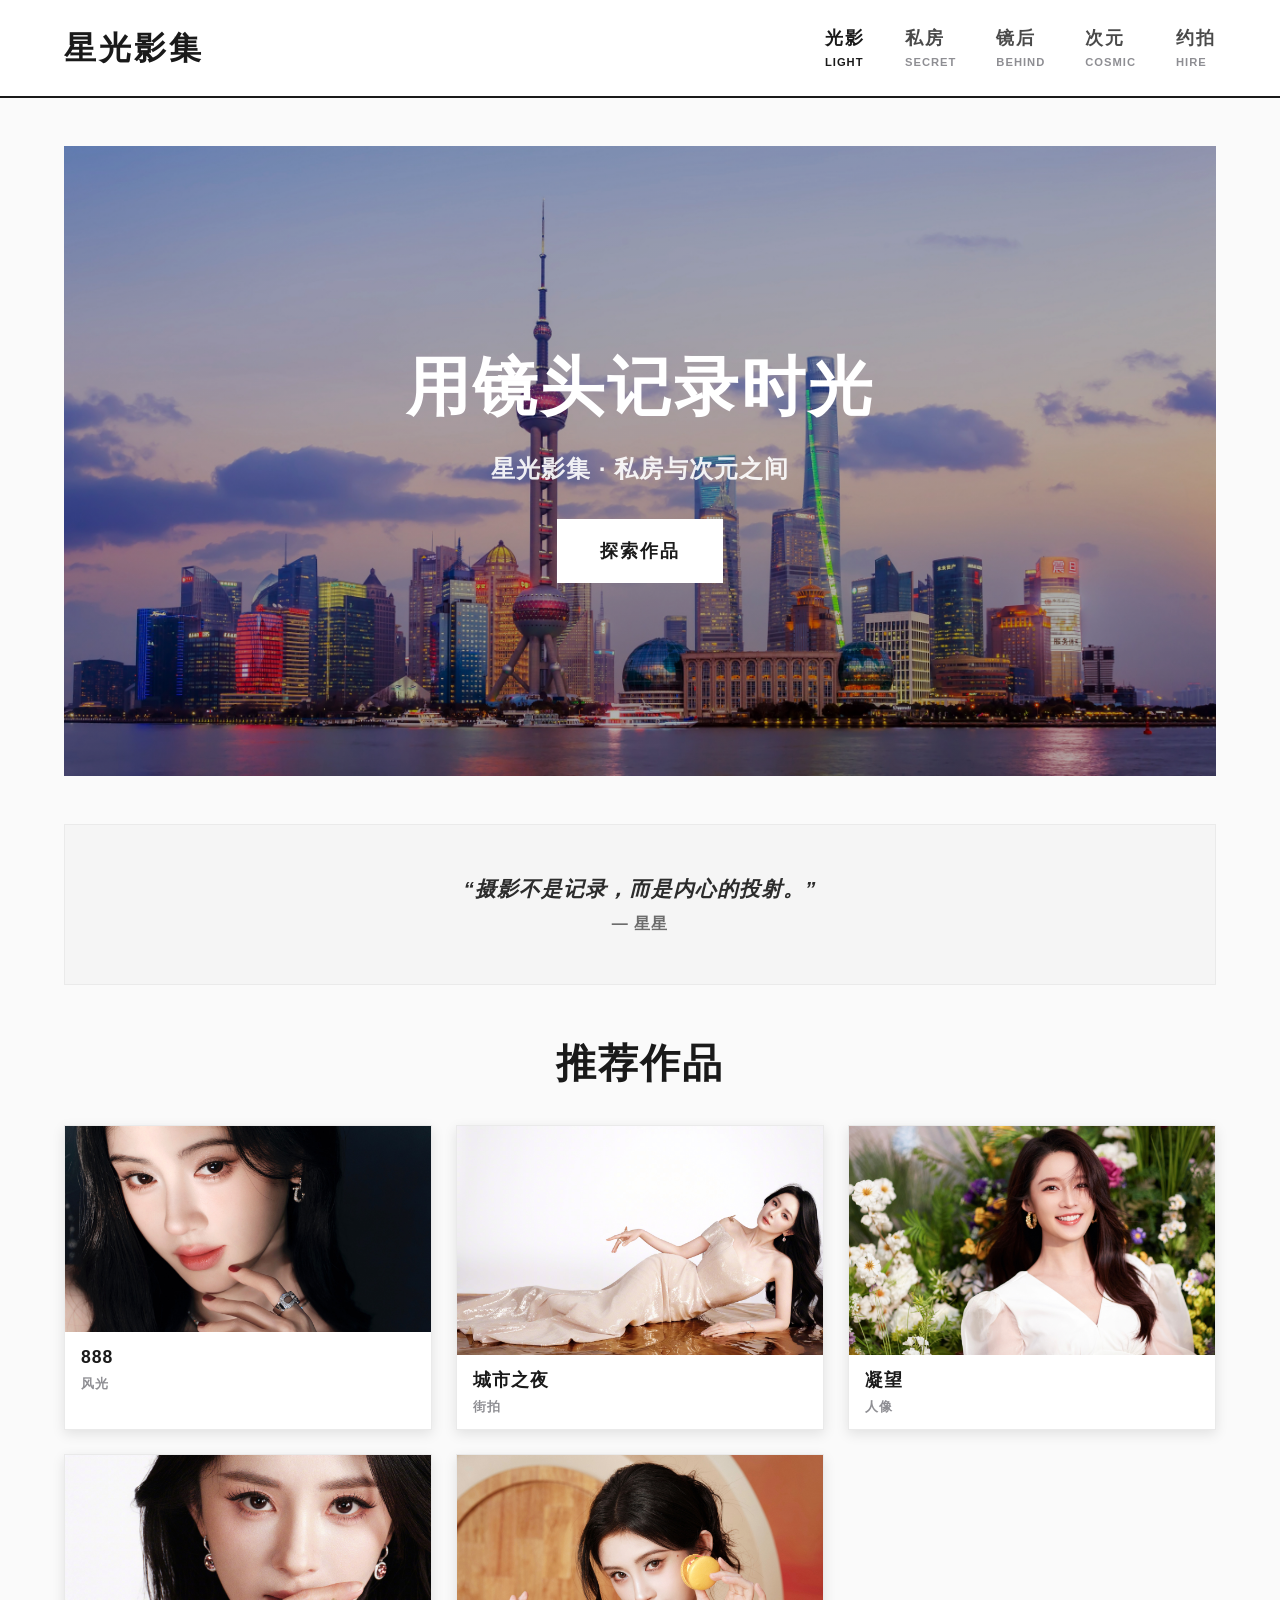
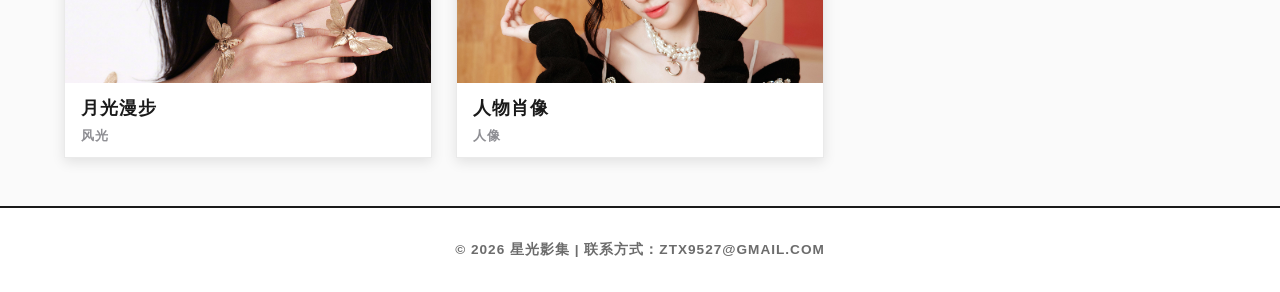
<file: index.html>
<!DOCTYPE html>
<html lang="zh-CN">
<head>
    <meta charset="UTF-8">
    <meta name="viewport" content="width=device-width, initial-scale=1.0">
    <title>入目 · 用镜头记录时光</title>
    <link rel="stylesheet" href="css/style.css">
</head>
<body>

    <nav class="navbar">
        <div class="nav-container">
            <a href="index.html" class="logo">星光影集</a>
            <ul class="nav-menu">
                <li><a href="index.html" class="active"><span class="zh">光影</span><span class="en">LIGHT</span></a></li>
                <li><a href="portfolio.html"><span class="zh">私房</span><span class="en">SECRET</span></a></li>
                <li><a href="about.html"><span class="zh">镜后</span><span class="en">BEHIND</span></a></li>
                <li><a href="vlog.html"><span class="zh">次元</span><span class="en">COSMIC</span></a></li>
                <li><a href="contact.html"><span class="zh">约拍</span><span class="en">HIRE</span></a></li>
            </ul>
        </div>
    </nav>

    <main>
        <section class="hero">
            <div class="hero-content">
                <h2 class="hero-title">用镜头记录时光</h2>
                <p class="hero-subtitle">星光影集 · 私房与次元之间</p>
                <a href="portfolio.html" class="hero-btn">探索作品</a>
            </div>
        </section>
        <section class="quote">
            <p>“摄影不是记录，而是内心的投射。”</p>
            <span>— 星星</span>
        </section>
        <section class="featured">
            <h3 class="section-title">推荐作品</h3>
            <div class="gallery-grid" id="featured-grid"><p>加载中...</p></div>
        </section>
    </main>

    <footer class="footer">
        <p>© 2026 星光影集 | 联系方式：ztx9527@gmail.com</p>
    </footer>

    <script src="js/main.js"></script>
</body>
</html>
</file>
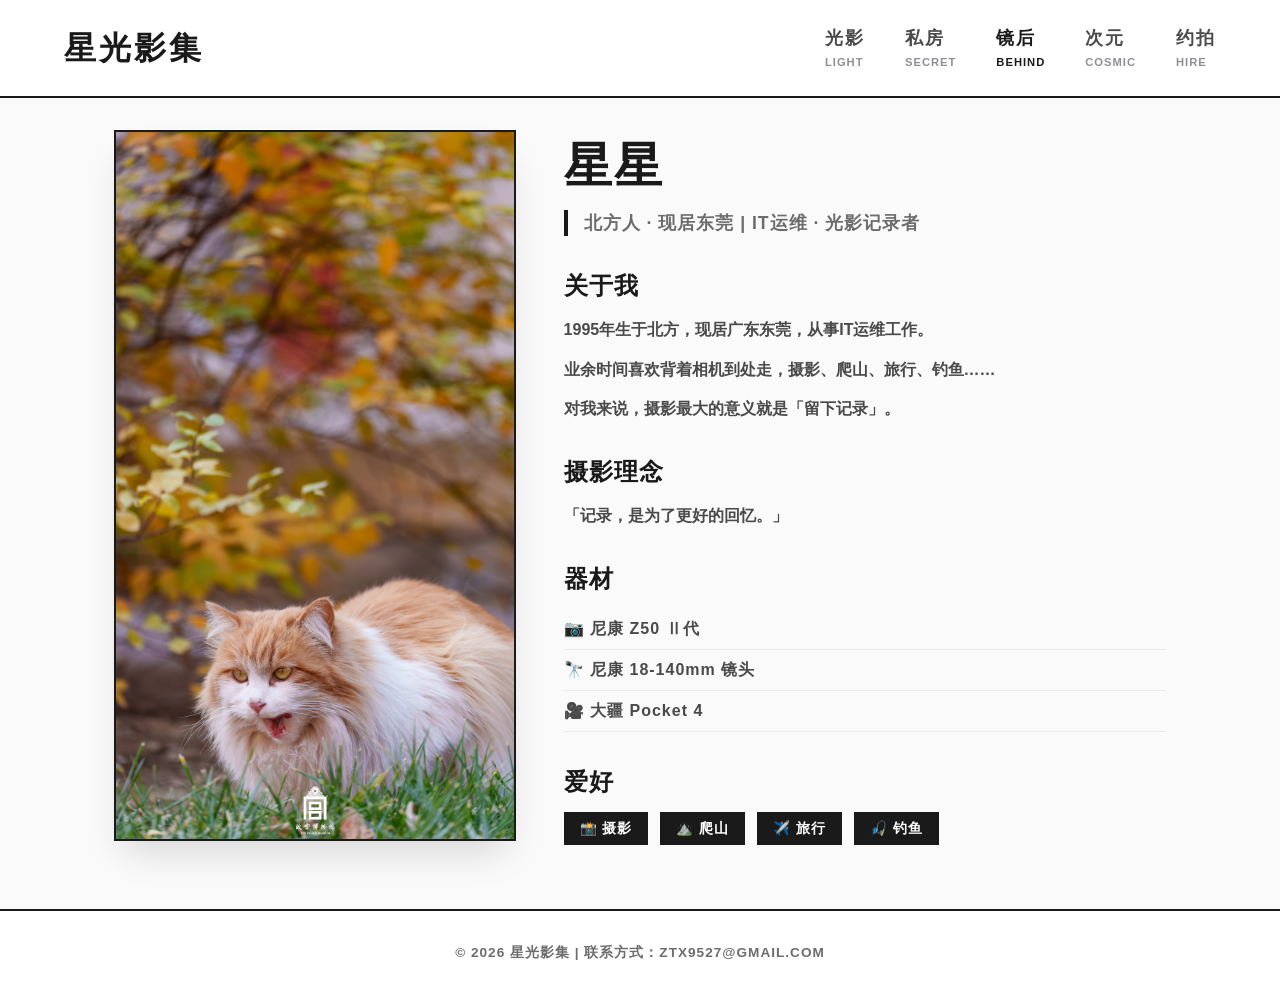
<file: about.html>
<!DOCTYPE html>
<html lang="zh-CN">
<head>
    <meta charset="UTF-8">
    <meta name="viewport" content="width=device-width, initial-scale=1.0">
    <title>镜后 · 光影与角色之外</title>
    <link rel="stylesheet" href="css/style.css">
</head>
<body>

    <nav class="navbar">
        <div class="nav-container">
            <a href="index.html" class="logo">星光影集</a>
            <ul class="nav-menu">
                <li><a href="index.html"><span class="zh">光影</span><span class="en">LIGHT</span></a></li>
                <li><a href="portfolio.html"><span class="zh">私房</span><span class="en">SECRET</span></a></li>
                <li><a href="about.html" class="active"><span class="zh">镜后</span><span class="en">BEHIND</span></a></li>
                <li><a href="vlog.html"><span class="zh">次元</span><span class="en">COSMIC</span></a></li>
                <li><a href="contact.html"><span class="zh">约拍</span><span class="en">HIRE</span></a></li>
            </ul>
        </div>
    </nav>

    <main class="about-page">
        <div class="about-container">
            <div class="about-photo">
                <img src="images/about/self-portrait.jpg" alt="星星">
            </div>
            <div class="about-info">
                <h1 class="about-name">星星</h1>
                <p class="about-tagline">北方人 · 现居东莞 | IT运维 · 光影记录者</p>
                <div class="about-section">
                    <h2>关于我</h2>
                    <p>1995年生于北方，现居广东东莞，从事IT运维工作。</p>
                    <p>业余时间喜欢背着相机到处走，摄影、爬山、旅行、钓鱼……</p>
                    <p>对我来说，摄影最大的意义就是「留下记录」。</p>
                </div>
                <div class="about-section">
                    <h2>摄影理念</h2>
                    <p>「记录，是为了更好的回忆。」</p>
                </div>
                <div class="about-section">
                    <h2>器材</h2>
                    <ul class="equipment-list">
                        <li>📷 尼康 Z50 Ⅱ代</li>
                        <li>🔭 尼康 18-140mm 镜头</li>
                        <li>🎥 大疆 Pocket 4</li>
                    </ul>
                </div>
                <div class="about-section">
                    <h2>爱好</h2>
                    <div class="hobby-tags">
                        <span>📸 摄影</span>
                        <span>⛰️ 爬山</span>
                        <span>✈️ 旅行</span>
                        <span>🎣 钓鱼</span>
                    </div>
                </div>
            </div>
        </div>
    </main>

    <footer class="footer">
        <p>© 2026 星光影集 | 联系方式：ztx9527@gmail.com</p>
    </footer>

</body>
</html>
</file>
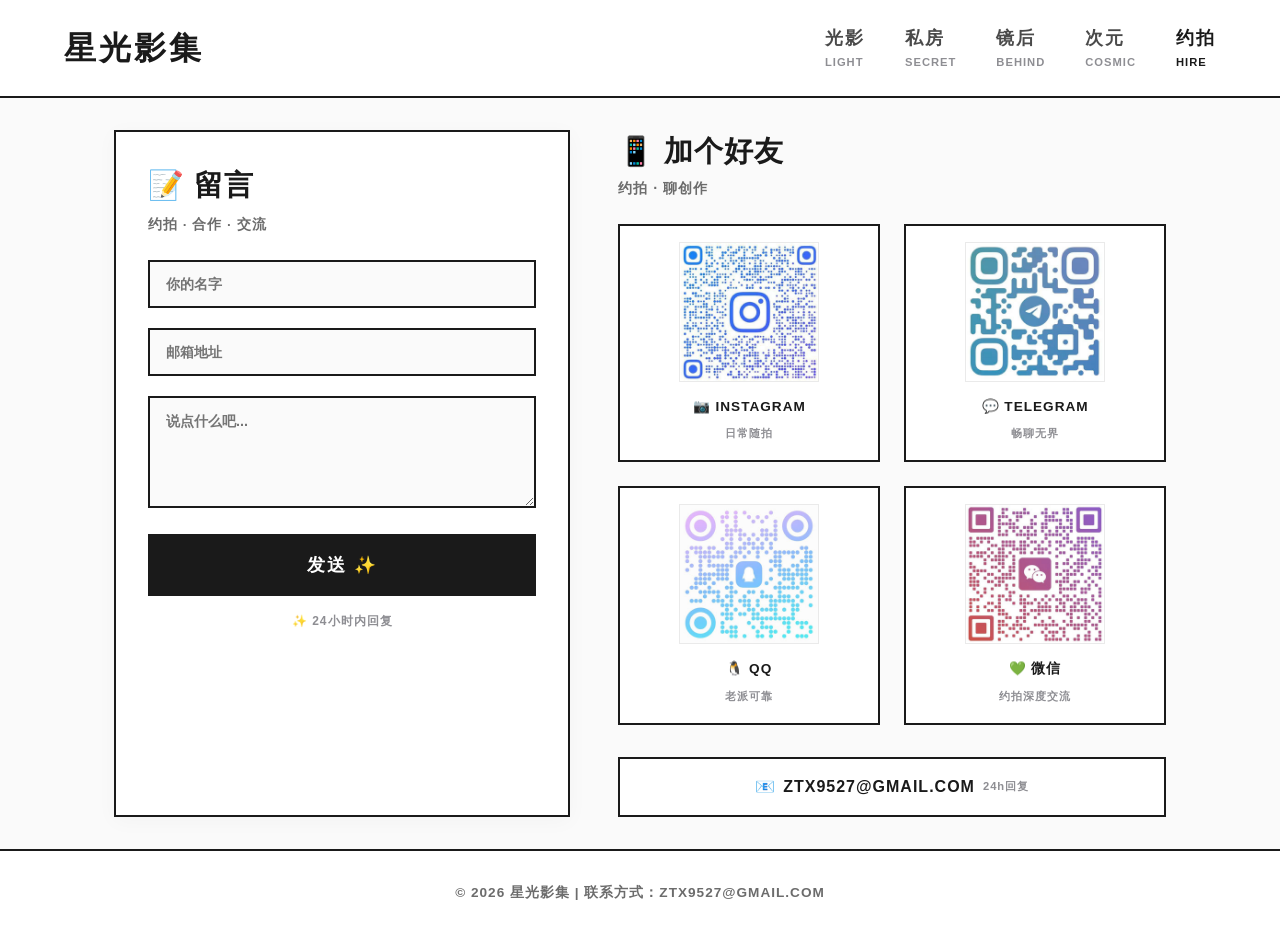
<file: contact.html>
<!DOCTYPE html>
<html lang="zh-CN">
<head>
    <meta charset="UTF-8">
    <meta name="viewport" content="width=device-width, initial-scale=1.0">
    <title>对话 · 联系与创作</title>
    <link rel="stylesheet" href="css/style.css">
</head>
<body>

    <nav class="navbar">
        <div class="nav-container">
            <a href="index.html" class="logo">星光影集</a>
            <ul class="nav-menu">
                <li><a href="index.html"><span class="zh">光影</span><span class="en">LIGHT</span></a></li>
                <li><a href="portfolio.html"><span class="zh">私房</span><span class="en">SECRET</span></a></li>
                <li><a href="about.html"><span class="zh">镜后</span><span class="en">BEHIND</span></a></li>
                <li><a href="vlog.html"><span class="zh">次元</span><span class="en">COSMIC</span></a></li>
                <li><a href="contact.html" class="active"><span class="zh">约拍</span><span class="en">HIRE</span></a></li>
            </ul>
        </div>
    </nav>

    <main class="contact-page">
        <div class="contact-container">
            <div class="contact-form">
                <h2>📝 留言</h2>
                <p class="form-intro">约拍 · 合作 · 交流</p>
                <form id="contactForm" action="https://formspree.io/f/你的表单ID" method="POST">
                    <div class="form-group"><input type="text" name="name" placeholder="你的名字" required></div>
                    <div class="form-group"><input type="email" name="email" placeholder="邮箱地址" required></div>
                    <div class="form-group"><textarea name="message" rows="5" placeholder="说点什么吧..." required></textarea></div>
                    <button type="submit" class="submit-btn">发送 ✨</button>
                </form>
                <p class="form-note">✨ 24小时内回复</p>
            </div>
            <div class="contact-qrcode">
                <div class="qrcode-intro"><h2>📱 加个好友</h2><p>约拍 · 聊创作</p></div>
                <div class="qrcode-grid">
                    <div class="qrcode-item"><img src="images/qrcode/instagram.jpg" alt="Instagram"><span>📷 Instagram</span><small>日常随拍</small></div>
                    <div class="qrcode-item"><img src="images/qrcode/telegram.jpg" alt="Telegram"><span>💬 Telegram</span><small>畅聊无界</small></div>
                    <div class="qrcode-item"><img src="images/qrcode/qq.jpg" alt="QQ"><span>🐧 QQ</span><small>老派可靠</small></div>
                    <div class="qrcode-item"><img src="images/qrcode/wechat.jpg" alt="微信"><span>💚 微信</span><small>约拍深度交流</small></div>
                </div>
                <div class="email-info"><span>📧</span><a href="mailto:ztx9527@gmail.com">ztx9527@gmail.com</a><small>24h回复</small></div>
            </div>
        </div>
    </main>

    <footer class="footer">
        <p>© 2026 星光影集 | 联系方式：ztx9527@gmail.com</p>
    </footer>

</body>
</html>
</file>
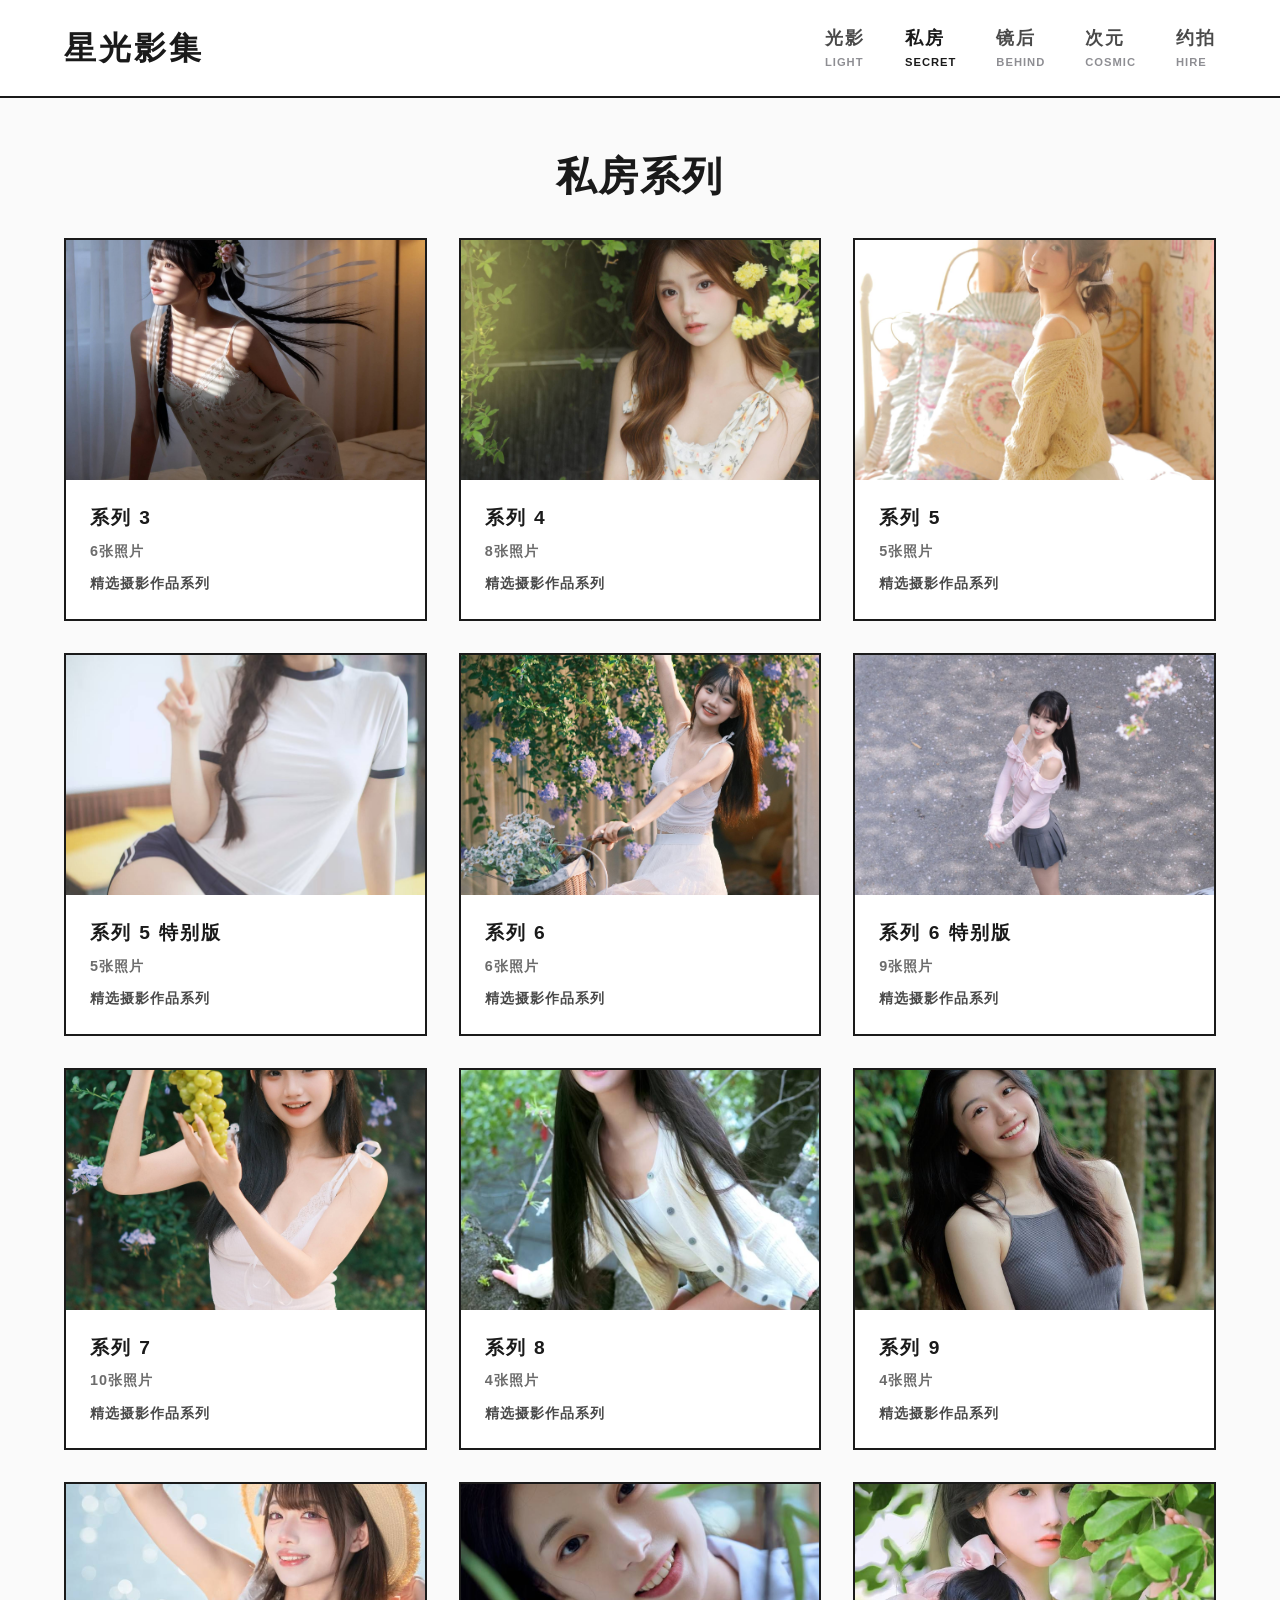
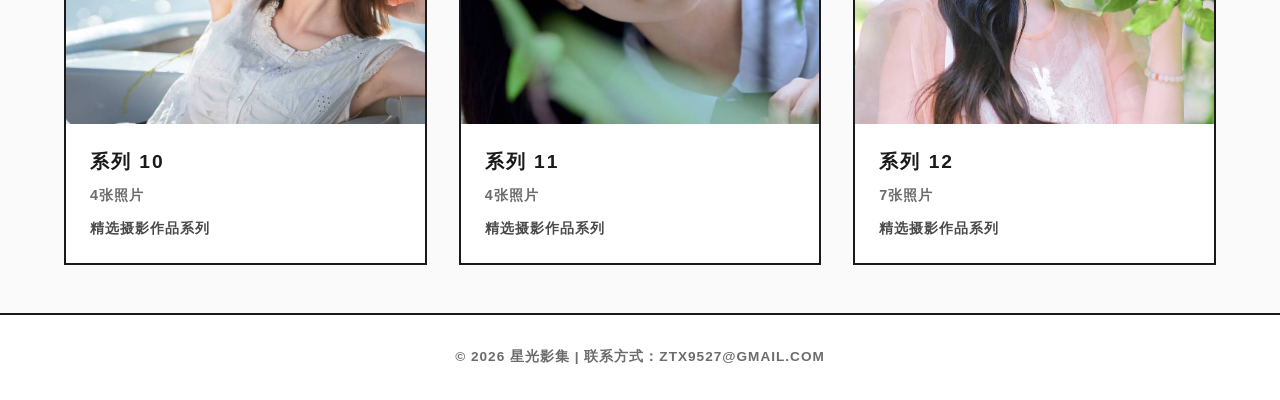
<file: portfolio.html>
<!DOCTYPE html>
<html lang="zh-CN">
<head>
    <meta charset="UTF-8">
    <meta name="viewport" content="width=device-width, initial-scale=1.0">
    <title>私房 · 星光影集</title>
    <link rel="stylesheet" href="css/style.css">
    <style>
        /* 系列卡片样式 */
        .series-grid {
            display: grid;
            grid-template-columns: repeat(auto-fill, minmax(320px, 1fr));
            gap: 2rem;
            margin-top: 2rem;
        }
        
        .series-card {
            background: #fff;
            border: 2px solid #1a1a1a;
            border-radius: 0;
            overflow: hidden;
            transition: transform 0.3s ease, box-shadow 0.3s ease;
            cursor: pointer;
        }
        
        .series-card:hover {
            transform: translateY(-8px);
            box-shadow: 0 16px 32px rgba(0,0,0,0.15);
        }
        
        .series-cover {
            position: relative;
            height: 240px;
            overflow: hidden;
        }
        
        .series-cover img {
            width: 100%;
            height: 100%;
            object-fit: cover;
            transition: transform 0.3s ease;
        }
        
        .series-card:hover .series-cover img {
            transform: scale(1.05);
        }
        
        .series-info {
            padding: 1.5rem;
        }
        
        .series-name {
            font-size: 1.2rem;
            font-weight: 900;
            letter-spacing: 2px;
            text-transform: uppercase;
            margin-bottom: 0.5rem;
            color: #1a1a1a;
        }
        
        .series-photo-count {
            font-size: 0.9rem;
            font-weight: 700;
            color: #6c6c6c;
            margin-bottom: 0.75rem;
            letter-spacing: 1px;
        }
        
        .series-description {
            font-size: 0.85rem;
            color: #4a4a4a;
            line-height: 1.5;
            font-weight: 700;
            letter-spacing: 1px;
        }
        
        /* 系列详情页样式 */
        .series-detail {
            max-width: 1200px;
            margin: 0 auto;
        }
        
        .series-header {
            text-align: center;
            margin-bottom: 3rem;
        }
        
        .series-title {
            font-size: 2.5rem;
            font-weight: 900;
            letter-spacing: 2px;
            text-transform: uppercase;
            margin-bottom: 1rem;
        }
        
        .series-meta {
            font-size: 1rem;
            font-weight: 700;
            color: #6c6c6c;
            margin-bottom: 1.5rem;
            letter-spacing: 1px;
        }
        
        .series-description-full {
            font-size: 1rem;
            color: #4a4a4a;
            line-height: 1.7;
            margin-bottom: 3rem;
            max-width: 800px;
            margin-left: auto;
            margin-right: auto;
            font-weight: 700;
        }
        
        .back-link {
            display: inline-block;
            background: #1a1a1a;
            color: white;
            padding: 0.8rem 2rem;
            text-decoration: none;
            font-weight: 900;
            border-radius: 0;
            transition: all 0.3s ease;
            font-size: 0.9rem;
            letter-spacing: 2px;
            text-transform: uppercase;
            border: 2px solid #1a1a1a;
            margin-bottom: 2rem;
        }
        
        .back-link:hover {
            background: white;
            color: #1a1a1a;
            transform: translateY(-2px);
            box-shadow: 0 8px 20px rgba(0,0,0,0.2);
        }
        
        /* 图片预览模态框 */
        .modal {
            display: none;
            position: fixed;
            z-index: 1000;
            left: 0;
            top: 0;
            width: 100%;
            height: 100%;
            overflow: auto;
            background-color: rgba(0,0,0,0.9);
        }
        
        .modal-content {
            margin: 10% auto;
            display: block;
            max-width: 90%;
            max-height: 80vh;
        }
        
        .close {
            position: absolute;
            top: 20px;
            right: 30px;
            color: #f1f1f1;
            font-size: 40px;
            font-weight: bold;
            cursor: pointer;
        }
        
        .close:hover {
            color: #bbb;
        }
        
        /* 响应式调整 */
        @media (max-width: 768px) {
            .series-grid {
                grid-template-columns: 1fr;
                gap: 1.5rem;
            }
            
            .series-cover {
                height: 200px;
            }
            
            .series-title {
                font-size: 2rem;
            }
        }
    </style>
</head>
<body>

    <nav class="navbar">
        <div class="nav-container">
            <a href="index.html" class="logo">星光影集</a>
            <ul class="nav-menu">
                <li><a href="index.html"><span class="zh">光影</span><span class="en">LIGHT</span></a></li>
                <li><a href="portfolio.html" class="active"><span class="zh">私房</span><span class="en">SECRET</span></a></li>
                <li><a href="about.html"><span class="zh">镜后</span><span class="en">BEHIND</span></a></li>
                <li><a href="vlog.html"><span class="zh">次元</span><span class="en">COSMIC</span></a></li>
                <li><a href="contact.html"><span class="zh">约拍</span><span class="en">HIRE</span></a></li>
            </ul>
        </div>
    </nav>

    <main>
        <h1 class="page-title">私房系列</h1>
        
        <!-- 系列卡片网格 -->
        <div class="series-grid" id="series-grid">
            <p>加载中...</p>
        </div>
    </main>

    <footer class="footer">
        <p>© 2026 星光影集 | 联系方式：ztx9527@gmail.com</p>
    </footer>

    <!-- 图片预览模态框 -->
    <div id="imageModal" class="modal">
        <span class="close">&times;</span>
        <img class="modal-content" id="modalImage">
    </div>

    <script>
        // 系列数据 - 根据实际文件夹结构
        const seriesData = [
            {
                id: 'series-3',
                name: '系列 3',
                description: '精选摄影作品系列',
                cover: 'images/portfolio/series-3/photo_1_2026-04-18_22-16-54.jpg',
                photoCount: 6,
                date: '2026-04-18',
                photos: [
                    'images/portfolio/series-3/photo_1_2026-04-18_22-16-54.jpg',
                    'images/portfolio/series-3/photo_2_2026-04-18_22-16-54.jpg',
                    'images/portfolio/series-3/photo_3_2026-04-18_22-16-54.jpg',
                    'images/portfolio/series-3/photo_4_2026-04-18_22-16-54.jpg',
                    'images/portfolio/series-3/photo_5_2026-04-18_22-16-54.jpg',
                    'images/portfolio/series-3/photo_6_2026-04-18_22-16-54.jpg'
                ]
            },
            {
                id: 'series-4',
                name: '系列 4',
                description: '精选摄影作品系列',
                cover: 'images/portfolio/series-4/photo_1_2026-04-18_22-17-15.jpg',
                photoCount: 8,
                date: '2026-04-18',
                photos: [
                    'images/portfolio/series-4/photo_1_2026-04-18_22-17-15.jpg',
                    'images/portfolio/series-4/photo_2_2026-04-18_22-17-15.jpg',
                    'images/portfolio/series-4/photo_3_2026-04-18_22-17-15.jpg',
                    'images/portfolio/series-4/photo_4_2026-04-18_22-17-15.jpg',
                    'images/portfolio/series-4/photo_5_2026-04-18_22-17-15.jpg',
                    'images/portfolio/series-4/photo_6_2026-04-18_22-17-15.jpg',
                    'images/portfolio/series-4/photo_7_2026-04-18_22-17-15.jpg',
                    'images/portfolio/series-4/photo_8_2026-04-18_22-17-15.jpg'
                ]
            },
            {
                id: 'series-5',
                name: '系列 5',
                description: '精选摄影作品系列',
                cover: 'images/portfolio/series-5/photo_1_2026-04-18_22-17-47.jpg',
                photoCount: 5,
                date: '2026-04-18',
                photos: [
                    'images/portfolio/series-5/photo_1_2026-04-18_22-17-47.jpg',
                    'images/portfolio/series-5/photo_2_2026-04-18_22-17-47.jpg',
                    'images/portfolio/series-5/photo_3_2026-04-18_22-17-47.jpg',
                    'images/portfolio/series-5/photo_4_2026-04-18_22-17-47.jpg',
                    'images/portfolio/series-5/photo_5_2026-04-18_22-17-47.jpg'
                ]
            },
            {
                id: 'series-5-alt',
                name: '系列 5 特别版',
                description: '精选摄影作品系列',
                cover: 'images/portfolio/series-5-alt/photo_1_2026-04-18_22-15-33.jpg',
                photoCount: 5,
                date: '2026-04-18',
                photos: [
                    'images/portfolio/series-5-alt/photo_1_2026-04-18_22-15-33.jpg',
                    'images/portfolio/series-5-alt/photo_2_2026-04-18_22-15-33.jpg',
                    'images/portfolio/series-5-alt/photo_3_2026-04-18_22-15-33.jpg',
                    'images/portfolio/series-5-alt/photo_4_2026-04-18_22-15-33.jpg',
                    'images/portfolio/series-5-alt/photo_5_2026-04-18_22-15-33.jpg'
                ]
            },
            {
                id: 'series-6',
                name: '系列 6',
                description: '精选摄影作品系列',
                cover: 'images/portfolio/series-6/photo_1_2026-04-18_22-18-04.jpg',
                photoCount: 6,
                date: '2026-04-18',
                photos: [
                    'images/portfolio/series-6/photo_1_2026-04-18_22-18-04.jpg',
                    'images/portfolio/series-6/photo_2_2026-04-18_22-18-04.jpg',
                    'images/portfolio/series-6/photo_3_2026-04-18_22-18-04.jpg',
                    'images/portfolio/series-6/photo_4_2026-04-18_22-18-04.jpg',
                    'images/portfolio/series-6/photo_5_2026-04-18_22-18-04.jpg',
                    'images/portfolio/series-6/photo_6_2026-04-18_22-18-04.jpg'
                ]
            },
            {
                id: 'series-6-alt',
                name: '系列 6 特别版',
                description: '精选摄影作品系列',
                cover: 'images/portfolio/series-6-alt/photo_1_2026-04-18_22-16-13.jpg',
                photoCount: 9,
                date: '2026-04-18',
                photos: [
                    'images/portfolio/series-6-alt/photo_1_2026-04-18_22-16-13.jpg',
                    'images/portfolio/series-6-alt/photo_2_2026-04-18_22-16-13.jpg',
                    'images/portfolio/series-6-alt/photo_3_2026-04-18_22-16-13.jpg',
                    'images/portfolio/series-6-alt/photo_4_2026-04-18_22-16-13.jpg',
                    'images/portfolio/series-6-alt/photo_5_2026-04-18_22-16-13.jpg',
                    'images/portfolio/series-6-alt/photo_6_2026-04-18_22-16-13.jpg',
                    'images/portfolio/series-6-alt/photo_7_2026-04-18_22-16-13.jpg',
                    'images/portfolio/series-6-alt/photo_8_2026-04-18_22-16-13.jpg',
                    'images/portfolio/series-6-alt/photo_9_2026-04-18_22-16-13.jpg'
                ]
            },
            {
                id: 'series-7',
                name: '系列 7',
                description: '精选摄影作品系列',
                cover: 'images/portfolio/series-7/photo_1_2026-04-18_22-18-35.jpg',
                photoCount: 10,
                date: '2026-04-18',
                photos: [
                    'images/portfolio/series-7/photo_1_2026-04-18_22-18-35.jpg',
                    'images/portfolio/series-7/photo_2_2026-04-18_22-18-35.jpg',
                    'images/portfolio/series-7/photo_3_2026-04-18_22-18-35.jpg',
                    'images/portfolio/series-7/photo_4_2026-04-18_22-18-35.jpg',
                    'images/portfolio/series-7/photo_5_2026-04-18_22-18-35.jpg',
                    'images/portfolio/series-7/photo_6_2026-04-18_22-18-35.jpg',
                    'images/portfolio/series-7/photo_7_2026-04-18_22-18-35.jpg',
                    'images/portfolio/series-7/photo_8_2026-04-18_22-18-35.jpg',
                    'images/portfolio/series-7/photo_9_2026-04-18_22-18-35.jpg',
                    'images/portfolio/series-7/photo_10_2026-04-18_22-18-35.jpg'
                ]
            },
            {
                id: 'series-8',
                name: '系列 8',
                description: '精选摄影作品系列',
                cover: 'images/portfolio/series-8/photo_1_2026-04-18_22-18-53.jpg',
                photoCount: 4,
                date: '2026-04-18',
                photos: [
                    'images/portfolio/series-8/photo_1_2026-04-18_22-18-53.jpg',
                    'images/portfolio/series-8/photo_2_2026-04-18_22-18-53.jpg',
                    'images/portfolio/series-8/photo_3_2026-04-18_22-18-53.jpg',
                    'images/portfolio/series-8/photo_4_2026-04-18_22-18-53.jpg'
                ]
            },
            {
                id: 'series-9',
                name: '系列 9',
                description: '精选摄影作品系列',
                cover: 'images/portfolio/series-9/photo_1_2026-04-18_22-19-40.jpg',
                photoCount: 4,
                date: '2026-04-18',
                photos: [
                    'images/portfolio/series-9/photo_1_2026-04-18_22-19-40.jpg',
                    'images/portfolio/series-9/photo_2_2026-04-18_22-19-40.jpg',
                    'images/portfolio/series-9/photo_3_2026-04-18_22-19-40.jpg',
                    'images/portfolio/series-9/photo_4_2026-04-18_22-19-40.jpg'
                ]
            },
            {
                id: 'series-10',
                name: '系列 10',
                description: '精选摄影作品系列',
                cover: 'images/portfolio/series-10/photo_1_2026-04-18_22-20-16.jpg',
                photoCount: 4,
                date: '2026-04-18',
                photos: [
                    'images/portfolio/series-10/photo_1_2026-04-18_22-20-16.jpg',
                    'images/portfolio/series-10/photo_2_2026-04-18_22-20-16.jpg',
                    'images/portfolio/series-10/photo_3_2026-04-18_22-20-16.jpg',
                    'images/portfolio/series-10/photo_4_2026-04-18_22-20-16.jpg'
                ]
            },
            {
                id: 'series-11',
                name: '系列 11',
                description: '精选摄影作品系列',
                cover: 'images/portfolio/series-11/photo_1_2026-04-18_22-21-08.jpg',
                photoCount: 4,
                date: '2026-04-18',
                photos: [
                    'images/portfolio/series-11/photo_1_2026-04-18_22-21-08.jpg',
                    'images/portfolio/series-11/photo_2_2026-04-18_22-21-08.jpg',
                    'images/portfolio/series-11/photo_3_2026-04-18_22-21-08.jpg',
                    'images/portfolio/series-11/photo_4_2026-04-18_22-21-08.jpg'
                ]
            },
            {
                id: 'series-12',
                name: '系列 12',
                description: '精选摄影作品系列',
                cover: 'images/portfolio/series-12/photo_1_2026-04-18_22-21-25.jpg',
                photoCount: 7,
                date: '2026-04-18',
                photos: [
                    'images/portfolio/series-12/photo_1_2026-04-18_22-21-25.jpg',
                    'images/portfolio/series-12/photo_2_2026-04-18_22-21-25.jpg',
                    'images/portfolio/series-12/photo_3_2026-04-18_22-21-25.jpg',
                    'images/portfolio/series-12/photo_4_2026-04-18_22-21-25.jpg',
                    'images/portfolio/series-12/photo_5_2026-04-18_22-21-25.jpg',
                    'images/portfolio/series-12/photo_6_2026-04-18_22-21-25.jpg',
                    'images/portfolio/series-12/photo_7_2026-04-18_22-21-25.jpg'
                ]
            }
        ];

        // 渲染系列卡片
        function renderSeries() {
            const container = document.getElementById('series-grid');
            if (!container) return;
            
            container.innerHTML = seriesData.map(series => `
                <div class="series-card" onclick="viewSeries('${series.id}')">
                    <div class="series-cover">
                        <img src="${series.cover}" alt="${series.name}" loading="lazy">
                    </div>
                    <div class="series-info">
                        <h3 class="series-name">${series.name}</h3>
                        <p class="series-photo-count">${series.photoCount}张照片</p>
                        <p class="series-description">${series.description}</p>
                    </div>
                </div>
            `).join('');
        }

        // 查看系列详情
        function viewSeries(seriesId) {
            const series = seriesData.find(s => s.id === seriesId);
            if (!series) return;
            
            // 创建系列详情页面内容
            const mainContent = document.querySelector('main');
            mainContent.innerHTML = `
                <div class="series-detail">
                    <a href="portfolio.html" class="back-link">返回系列列表</a>
                    <div class="series-header">
                        <h1 class="series-title">${series.name}</h1>
                        <p class="series-meta">${series.photoCount}张照片 · ${series.date}</p>
                        <p class="series-description-full">${series.description}</p>
                    </div>
                    <div class="gallery-grid">
                        ${series.photos.map(photo => `
                            <div class="gallery-item" onclick="openModal('${photo}')" style="cursor: pointer;">
                                <img src="${photo}" alt="${series.name}" loading="lazy">
                            </div>
                        `).join('')}
                    </div>
                </div>
            `;
        }

        // 图片预览功能
        const modal = document.getElementById("imageModal");
        const modalImg = document.getElementById("modalImage");
        const closeBtn = document.getElementsByClassName("close")[0];
        
        // 打开预览
        function openModal(imgSrc) {
            modal.style.display = "block";
            modalImg.src = imgSrc;
        }
        
        // 关闭预览
        closeBtn.onclick = function() {
            modal.style.display = "none";
        }
        
        // 点击模态框外部关闭
        window.onclick = function(event) {
            if (event.target == modal) {
                modal.style.display = "none";
            }
        }

        // 页面加载完成后执行
        document.addEventListener('DOMContentLoaded', () => {
            renderSeries();
        });
    </script>
</body>
</html>
</file>
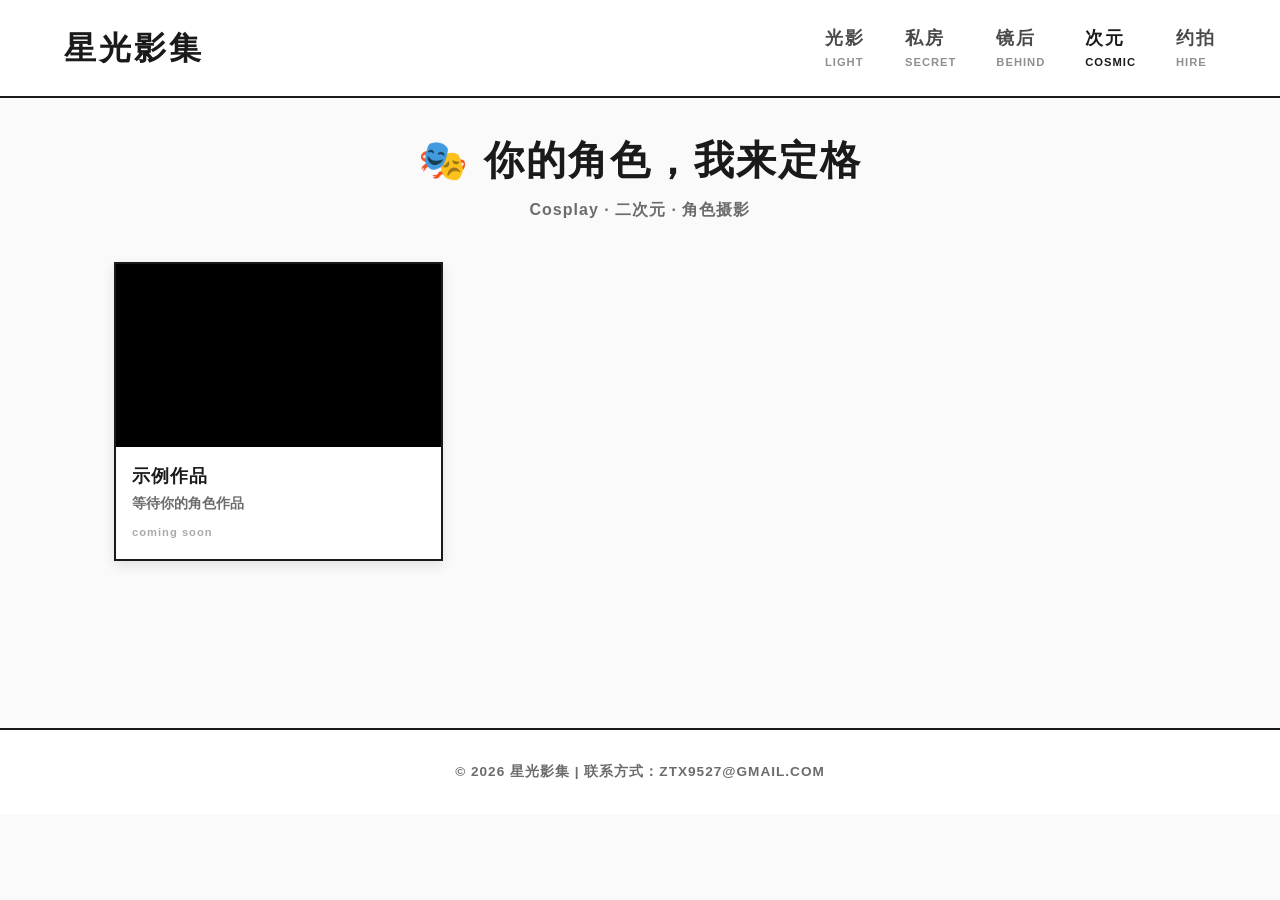
<file: vlog.html>
<!DOCTYPE html>
<html lang="zh-CN">
<head>
    <meta charset="UTF-8">
    <meta name="viewport" content="width=device-width, initial-scale=1.0">
    <title>映画 · 你的角色，我来定格</title>
    <link rel="stylesheet" href="css/style.css">
</head>
<body>

    <nav class="navbar">
        <div class="nav-container">
            <a href="index.html" class="logo">星光影集</a>
            <ul class="nav-menu">
                <li><a href="index.html"><span class="zh">光影</span><span class="en">LIGHT</span></a></li>
                <li><a href="portfolio.html"><span class="zh">私房</span><span class="en">SECRET</span></a></li>
                <li><a href="about.html"><span class="zh">镜后</span><span class="en">BEHIND</span></a></li>
                <li><a href="vlog.html" class="active"><span class="zh">次元</span><span class="en">COSMIC</span></a></li>
                <li><a href="contact.html"><span class="zh">约拍</span><span class="en">HIRE</span></a></li>
            </ul>
        </div>
    </nav>

    <main class="vlog-page">
        <div class="vlog-header">
            <h1 class="page-title">🎭 你的角色，我来定格</h1>
            <p class="vlog-intro">Cosplay · 二次元 · 角色摄影</p>
        </div>
        <div class="vlog-grid" id="cosplay-grid">
            <div class="vlog-item">
                <div class="video-wrapper">
                    <img src="images/portfolio/men.jpg" alt="Cosplay作品" style="width:100%; height:100%; object-fit:cover;">
                </div>
                <div class="vlog-info">
                    <h3>示例作品</h3>
                    <p>等待你的角色作品</p>
                    <span class="vlog-date">coming soon</span>
                </div>
            </div>
        </div>
    </main>

    <footer class="footer">
        <p>© 2026 星光影集 | 联系方式：ztx9527@gmail.com</p>
    </footer>

</body>
</html>
</file>
<file: css/style.css>
/* 重置样式 */
* {
    margin: 0;
    padding: 0;
    box-sizing: border-box;
    /* 禁止选择文本和图片 */
    -webkit-user-select: none;
    -moz-user-select: none;
    -ms-user-select: none;
    user-select: none;
    -webkit-user-drag: none;
    user-drag: none;
}

body {
    font-family: 'Arial Black', 'Microsoft YaHei', sans-serif;
    background: #fafafa;
    color: #1a1a1a;
    line-height: 1.5;
}

/* 导航栏 */
.navbar {
    background: #ffffff;
    border-bottom: 2px solid #1a1a1a;
    padding: 1.5rem 0;
    position: sticky;
    top: 0;
    z-index: 100;
}

.nav-container {
    max-width: 1200px;
    margin: 0 auto;
    padding: 0 1.5rem;
    display: flex;
    justify-content: space-between;
    align-items: center;
    flex-wrap: wrap;
}

.logo {
    font-size: 2rem;
    font-weight: 900;
    text-decoration: none;
    color: #1a1a1a;
    letter-spacing: 3px;
    text-transform: uppercase;
}

.nav-menu {
    display: flex;
    gap: 2.5rem;
    list-style: none;
}

.nav-menu a {
    text-decoration: none;
    color: #4a4a4a;
    font-weight: 900;
    transition: all 0.3s ease;
    text-transform: uppercase;
    letter-spacing: 2px;
    position: relative;
    padding: 0.5rem 0;
}

/* 中文和英文分行 */
.nav-menu a .zh {
    display: block;
    font-size: 1.1rem;
    font-weight: 900;
    letter-spacing: 2px;
}

.nav-menu a .en {
    display: block;
    font-size: 0.7rem;
    font-weight: 900;
    color: #8e8e93;
    margin-top: 2px;
    letter-spacing: 1px;
}

/* 悬停效果 */
.nav-menu a:hover {
    color: #1a1a1a;
    transform: translateY(-2px);
}

.nav-menu a:hover .en {
    color: #1a1a1a;
}

/* 当前激活页面 */
.nav-menu a.active {
    color: #1a1a1a;
    border-bottom: 3px solid #1a1a1a;
    padding-bottom: 0.25rem;
}

.nav-menu a.active .en {
    color: #1a1a1a;
}

/* 主要内容区 */
main {
    min-height: 70vh;
    padding: 3rem 1.5rem;
    max-width: 1200px;
    margin: 0 auto;
}

/* 页脚 */
.footer {
    text-align: center;
    padding: 2rem;
    background: #ffffff;
    border-top: 2px solid #1a1a1a;
    color: #6c6c6c;
    font-size: 0.85rem;
    font-weight: 700;
    letter-spacing: 1px;
    text-transform: uppercase;
}

/* Hero 大图区域 */
.hero {
    height: 70vh;
    background: linear-gradient(rgba(0,0,0,0.3), rgba(0,0,0,0.3)), url('../images/hero/hero-bg.jpg');
    background-size: cover;
    background-position: center;
    display: flex;
    align-items: center;
    justify-content: center;
    text-align: center;
    color: white;
    margin-bottom: 3rem;
}

.hero-content {
    padding: 1rem;
}

.hero-title {
    font-size: 4rem;
    font-weight: 900;
    margin-bottom: 1rem;
    letter-spacing: 3px;
    text-transform: uppercase;
}

.hero-subtitle {
    font-size: 1.5rem;
    margin-bottom: 2rem;
    opacity: 0.9;
    font-weight: 700;
    letter-spacing: 1px;
}

.hero-btn {
    display: inline-block;
    background: white;
    color: #1a1a1a;
    padding: 1rem 2.5rem;
    text-decoration: none;
    font-weight: 900;
    border-radius: 0;
    transition: all 0.3s ease;
    font-size: 1.1rem;
    letter-spacing: 2px;
    text-transform: uppercase;
    border: 3px solid white;
}

.hero-btn:hover {
    transform: translateY(-3px);
    box-shadow: 0 8px 20px rgba(0,0,0,0.3);
    background: transparent;
    color: white;
}

/* 格言区域 */
.quote {
    text-align: center;
    padding: 3rem 1rem;
    background: #f5f5f5;
    margin-bottom: 3rem;
    border-radius: 0;
    border: 1px solid #eaeaea;
}

.quote p {
    font-size: 1.3rem;
    color: #2c2c2c;
    font-style: italic;
    font-weight: 700;
    letter-spacing: 1px;
}

.quote span {
    display: block;
    margin-top: 0.5rem;
    color: #6c6c6c;
    font-weight: 700;
    letter-spacing: 1px;
}

/* 精选作品区域 */
.section-title {
    text-align: center;
    font-size: 2.5rem;
    font-weight: 900;
    margin-bottom: 2rem;
    letter-spacing: 2px;
    text-transform: uppercase;
}

.gallery-grid {
    display: grid;
    grid-template-columns: repeat(auto-fill, minmax(280px, 1fr));
    gap: 1.5rem;
}

/* 作品卡片样式（所有屏幕宽度都生效） */
.gallery-item {
    overflow: hidden;
    background: #fff;
    border-radius: 0;
    box-shadow: 0 4px 12px rgba(0,0,0,0.1);
    transition: transform 0.3s ease;
    border: 1px solid #eaeaea;
}

.gallery-item:hover {
    transform: translateY(-8px);
    box-shadow: 0 16px 32px rgba(0,0,0,0.15);
}

.gallery-item img {
    width: 100%;
    height: auto;
    object-fit: contain;
    display: block;
    max-height: 400px;
    margin: 0 auto;
    /* 防止拖拽和右键保存 */
    pointer-events: none;
    -webkit-touch-callout: none;
}

.gallery-item .info {
    padding: 0.75rem 1rem;
}

.gallery-item .title {
    font-weight: 900;
    font-size: 1.1rem;
    letter-spacing: 1px;
    text-transform: uppercase;
}

.gallery-item .category {
    font-size: 0.8rem;
    color: #8e8e93;
    margin-top: 0.25rem;
    font-weight: 700;
    letter-spacing: 1px;
}

/* 作品集页面专属样式 */
.page-title {
    text-align: center;
    font-size: 2.5rem;
    font-weight: 900;
    margin-bottom: 2rem;
    letter-spacing: 2px;
    text-transform: uppercase;
}

/* 分类筛选按钮 */
.filter-buttons {
    display: flex;
    justify-content: center;
    gap: 1rem;
    flex-wrap: wrap;
    margin-bottom: 3rem;
}

.filter-btn {
    background: white;
    border: 2px solid #1a1a1a;
    padding: 0.8rem 2rem;
    font-size: 1rem;
    font-weight: 900;
    color: #1a1a1a;
    cursor: pointer;
    border-radius: 0;
    transition: all 0.3s ease;
    letter-spacing: 1px;
    text-transform: uppercase;
}

.filter-btn:hover {
    background: #1a1a1a;
    color: white;
    transform: translateY(-3px);
    box-shadow: 0 8px 20px rgba(0,0,0,0.2);
}

.filter-btn.active {
    background: #1a1a1a;
    color: white;
    border-color: #1a1a1a;
    box-shadow: 0 8px 20px rgba(0,0,0,0.2);
    transform: translateY(-2px);
}

/* 响应式调整 */
@media (max-width: 768px) {
    .nav-container {
        flex-direction: column;
        gap: 0.75rem;
    }
    .nav-menu {
        gap: 1.25rem;
    }
    main {
        padding: 2rem 1rem;
    }
    .hero {
        height: 50vh;
    }
    .hero-title {
        font-size: 2.5rem;
    }
    .hero-subtitle {
        font-size: 1.2rem;
    }
    .quote p {
        font-size: 1rem;
    }
    .section-title {
        font-size: 2rem;
    }
}

/* 关于页专属样式 */
.about-page {
    max-width: 1100px;
    margin: 0 auto;
    padding: 2rem 1.5rem;
}

.about-container {
    display: grid;
    grid-template-columns: 1fr 1.5fr;
    gap: 3rem;
    align-items: start;
}

/* 左侧照片 */
.about-photo {
    position: sticky;
    top: 100px;
}

.about-photo img {
    width: 100%;
    height: auto;
    border-radius: 0;
    box-shadow: 0 20px 35px -10px rgba(0,0,0,0.15);
    object-fit: cover;
    border: 2px solid #1a1a1a;
    /* 防止拖拽和右键保存 */
    pointer-events: none;
    -webkit-touch-callout: none;
}

/* 右侧信息 */
.about-name {
    font-size: 3rem;
    font-weight: 900;
    margin-bottom: 0.5rem;
    letter-spacing: 2px;
    text-transform: uppercase;
}

.about-tagline {
    color: #6c6c6c;
    font-size: 1.1rem;
    border-left: 4px solid #1a1a1a;
    padding-left: 1rem;
    margin-bottom: 2rem;
    font-weight: 700;
    letter-spacing: 1px;
}

.about-section {
    margin-bottom: 2rem;
}

.about-section h2 {
    font-size: 1.5rem;
    font-weight: 900;
    margin-bottom: 0.75rem;
    letter-spacing: 1px;
    text-transform: uppercase;
}

.about-section p {
    color: #4a4a4a;
    line-height: 1.7;
    margin-bottom: 0.75rem;
    font-weight: 700;
}

/* 器材列表 */
.equipment-list {
    list-style: none;
    padding: 0;
}

.equipment-list li {
    padding: 0.5rem 0;
    color: #4a4a4a;
    border-bottom: 1px solid #eaeaea;
    font-weight: 700;
    letter-spacing: 1px;
}

/* 爱好标签 */
.hobby-tags {
    display: flex;
    flex-wrap: wrap;
    gap: 0.75rem;
    margin-top: 0.5rem;
}

.hobby-tags span {
    background: #1a1a1a;
    color: white;
    padding: 0.4rem 1rem;
    border-radius: 0;
    font-size: 0.85rem;
    font-weight: 700;
    letter-spacing: 1px;
    text-transform: uppercase;
}

/* 响应式 */
@media (max-width: 768px) {
    .about-container {
        grid-template-columns: 1fr;
        gap: 1.5rem;
    }
    
    .about-photo {
        position: static;
        max-width: 300px;
        margin: 0 auto;
    }
    
    .about-name {
        font-size: 2.5rem;
        text-align: center;
    }
    
    .about-tagline {
        text-align: center;
        border-left: none;
        padding-left: 0;
    }
}

/* 联系页专属样式 */
.contact-page {
    max-width: 1100px;
    margin: 0 auto;
    padding: 2rem 1.5rem;
}

.contact-container {
    display: grid;
    grid-template-columns: 1fr 1.2fr;
    gap: 3rem;
}

/* 左侧表单 */
.contact-form {
    background: #fff;
    padding: 2rem;
    border-radius: 0;
    box-shadow: 0 4px 20px rgba(0,0,0,0.03);
    border: 2px solid #1a1a1a;
}

.contact-form h2 {
    font-size: 1.8rem;
    font-weight: 900;
    margin-bottom: 0.5rem;
    letter-spacing: 1px;
    text-transform: uppercase;
}

.form-intro {
    color: #6c6c6c;
    font-size: 0.85rem;
    margin-bottom: 1.5rem;
    font-weight: 700;
    letter-spacing: 1px;
}

.form-group {
    margin-bottom: 1.2rem;
}

.form-group input,
.form-group textarea {
    width: 100%;
    padding: 0.9rem 1rem;
    border: 2px solid #1a1a1a;
    border-radius: 0;
    font-size: 0.9rem;
    font-family: inherit;
    transition: all 0.3s ease;
    background: #fafafa;
    font-weight: 700;
}

.form-group input:focus,
.form-group textarea:focus {
    outline: none;
    border-color: #1a1a1a;
    background: white;
    transform: translateY(-2px);
    box-shadow: 0 4px 12px rgba(0,0,0,0.1);
}

.submit-btn {
    background: #1a1a1a;
    color: white;
    border: 3px solid #1a1a1a;
    padding: 1rem 2rem;
    font-size: 1.1rem;
    font-weight: 900;
    border-radius: 0;
    cursor: pointer;
    transition: all 0.3s ease;
    width: 100%;
    letter-spacing: 2px;
    text-transform: uppercase;
}

.submit-btn:hover {
    background: white;
    color: #1a1a1a;
    transform: translateY(-3px);
    box-shadow: 0 8px 20px rgba(0,0,0,0.2);
}

.form-note {
    font-size: 0.75rem;
    color: #8e8e93;
    margin-top: 1rem;
    text-align: center;
    font-weight: 700;
    letter-spacing: 1px;
}

/* 右侧二维码区 */
.qrcode-intro {
    margin-bottom: 1.5rem;
}

.qrcode-intro h2 {
    font-size: 1.8rem;
    font-weight: 900;
    margin-bottom: 0.3rem;
    letter-spacing: 1px;
    text-transform: uppercase;
}

.qrcode-intro p {
    color: #6c6c6c;
    font-size: 0.9rem;
    font-weight: 700;
    letter-spacing: 1px;
}

.qrcode-grid {
    display: grid;
    grid-template-columns: repeat(2, 1fr);
    gap: 1.5rem;
    margin-bottom: 2rem;
}

.qrcode-item {
    text-align: center;
    background: #fff;
    padding: 1rem;
    border-radius: 0;
    border: 2px solid #1a1a1a;
    transition: transform 0.3s ease;
}

.qrcode-item:hover {
    transform: translateY(-5px);
    box-shadow: 0 12px 24px rgba(0,0,0,0.15);
}

.qrcode-item img {
    width: 100%;
    max-width: 140px;
    height: auto;
    margin-bottom: 0.5rem;
    border-radius: 0;
    border: 1px solid #eaeaea;
    /* 防止拖拽和右键保存 */
    pointer-events: none;
    -webkit-touch-callout: none;
}

.qrcode-item span {
    display: block;
    font-weight: 900;
    font-size: 0.85rem;
    margin-bottom: 0.2rem;
    letter-spacing: 1px;
    text-transform: uppercase;
}

.qrcode-item small {
    font-size: 0.7rem;
    color: #8e8e93;
    font-weight: 700;
    letter-spacing: 1px;
}

/* 约拍说明 */
.shoot-info {
    background: #f5f5f5;
    padding: 1rem 1.2rem;
    border-radius: 0;
    margin-bottom: 1.2rem;
    border: 1px solid #eaeaea;
}

.shoot-info h3 {
    font-size: 1rem;
    font-weight: 900;
    margin-bottom: 0.3rem;
    letter-spacing: 1px;
    text-transform: uppercase;
}

.shoot-info p {
    font-size: 0.85rem;
    color: #4a4a4a;
    font-weight: 700;
}

.shoot-note {
    font-size: 0.8rem;
    color: #6c6c6c;
    margin-top: 0.3rem;
    font-weight: 700;
    letter-spacing: 1px;
}

/* 邮箱备用 */
.email-info {
    display: flex;
    align-items: center;
    justify-content: center;
    gap: 0.5rem;
    flex-wrap: wrap;
    padding: 1rem;
    background: #fff;
    border-radius: 0;
    border: 2px solid #1a1a1a;
}

.email-info a {
    color: #1a1a1a;
    text-decoration: none;
    font-weight: 900;
    letter-spacing: 1px;
    text-transform: uppercase;
}

.email-info small {
    color: #8e8e93;
    font-size: 0.7rem;
    font-weight: 700;
    letter-spacing: 1px;
}

/* 响应式 */
@media (max-width: 768px) {
    .contact-container {
        grid-template-columns: 1fr;
        gap: 2rem;
    }
    
    .qrcode-grid {
        grid-template-columns: repeat(2, 1fr);
    }
}

/* Vlog页专属样式 */
.vlog-page {
    max-width: 1100px;
    margin: 0 auto;
    padding: 2rem 1.5rem;
}

.vlog-header {
    text-align: center;
    margin-bottom: 2.5rem;
}

.vlog-header h1 {
    font-size: 2.5rem;
    font-weight: 900;
    margin-bottom: 0.5rem;
    letter-spacing: 2px;
    text-transform: uppercase;
}

.vlog-intro {
    color: #6c6c6c;
    font-size: 1rem;
    margin-top: 0.5rem;
    font-weight: 700;
    letter-spacing: 1px;
}

/* 视频网格 */
.vlog-grid {
    display: grid;
    grid-template-columns: repeat(auto-fill, minmax(320px, 1fr));
    gap: 2rem;
}

/* 视频卡片 */
.vlog-item {
    background: #fff;
    border-radius: 0;
    overflow: hidden;
    box-shadow: 0 4px 12px rgba(0,0,0,0.1);
    transition: transform 0.3s ease;
    border: 2px solid #1a1a1a;
}

.vlog-item:hover {
    transform: translateY(-8px);
    box-shadow: 0 16px 32px rgba(0,0,0,0.15);
}

/* 视频容器 16:9 */
.video-wrapper {
    position: relative;
    padding-bottom: 56.25%;
    height: 0;
    background: #000;
}

.video-wrapper iframe {
    position: absolute;
    top: 0;
    left: 0;
    width: 100%;
    height: 100%;
    border: none;
}

/* 视频信息 */
.vlog-info {
    padding: 1rem;
}

.vlog-info h3 {
    font-size: 1.1rem;
    font-weight: 900;
    margin-bottom: 0.3rem;
    color: #1a1a1a;
    letter-spacing: 1px;
    text-transform: uppercase;
}

.vlog-info p {
    font-size: 0.85rem;
    color: #6c6c6c;
    margin-bottom: 0.3rem;
    font-weight: 700;
}

.vlog-date {
    font-size: 0.7rem;
    color: #aaa;
    font-weight: 700;
    letter-spacing: 1px;
}

/* 响应式 */
@media (max-width: 768px) {
    .vlog-grid {
        grid-template-columns: 1fr;
        gap: 1.5rem;
    }
}
</file>
